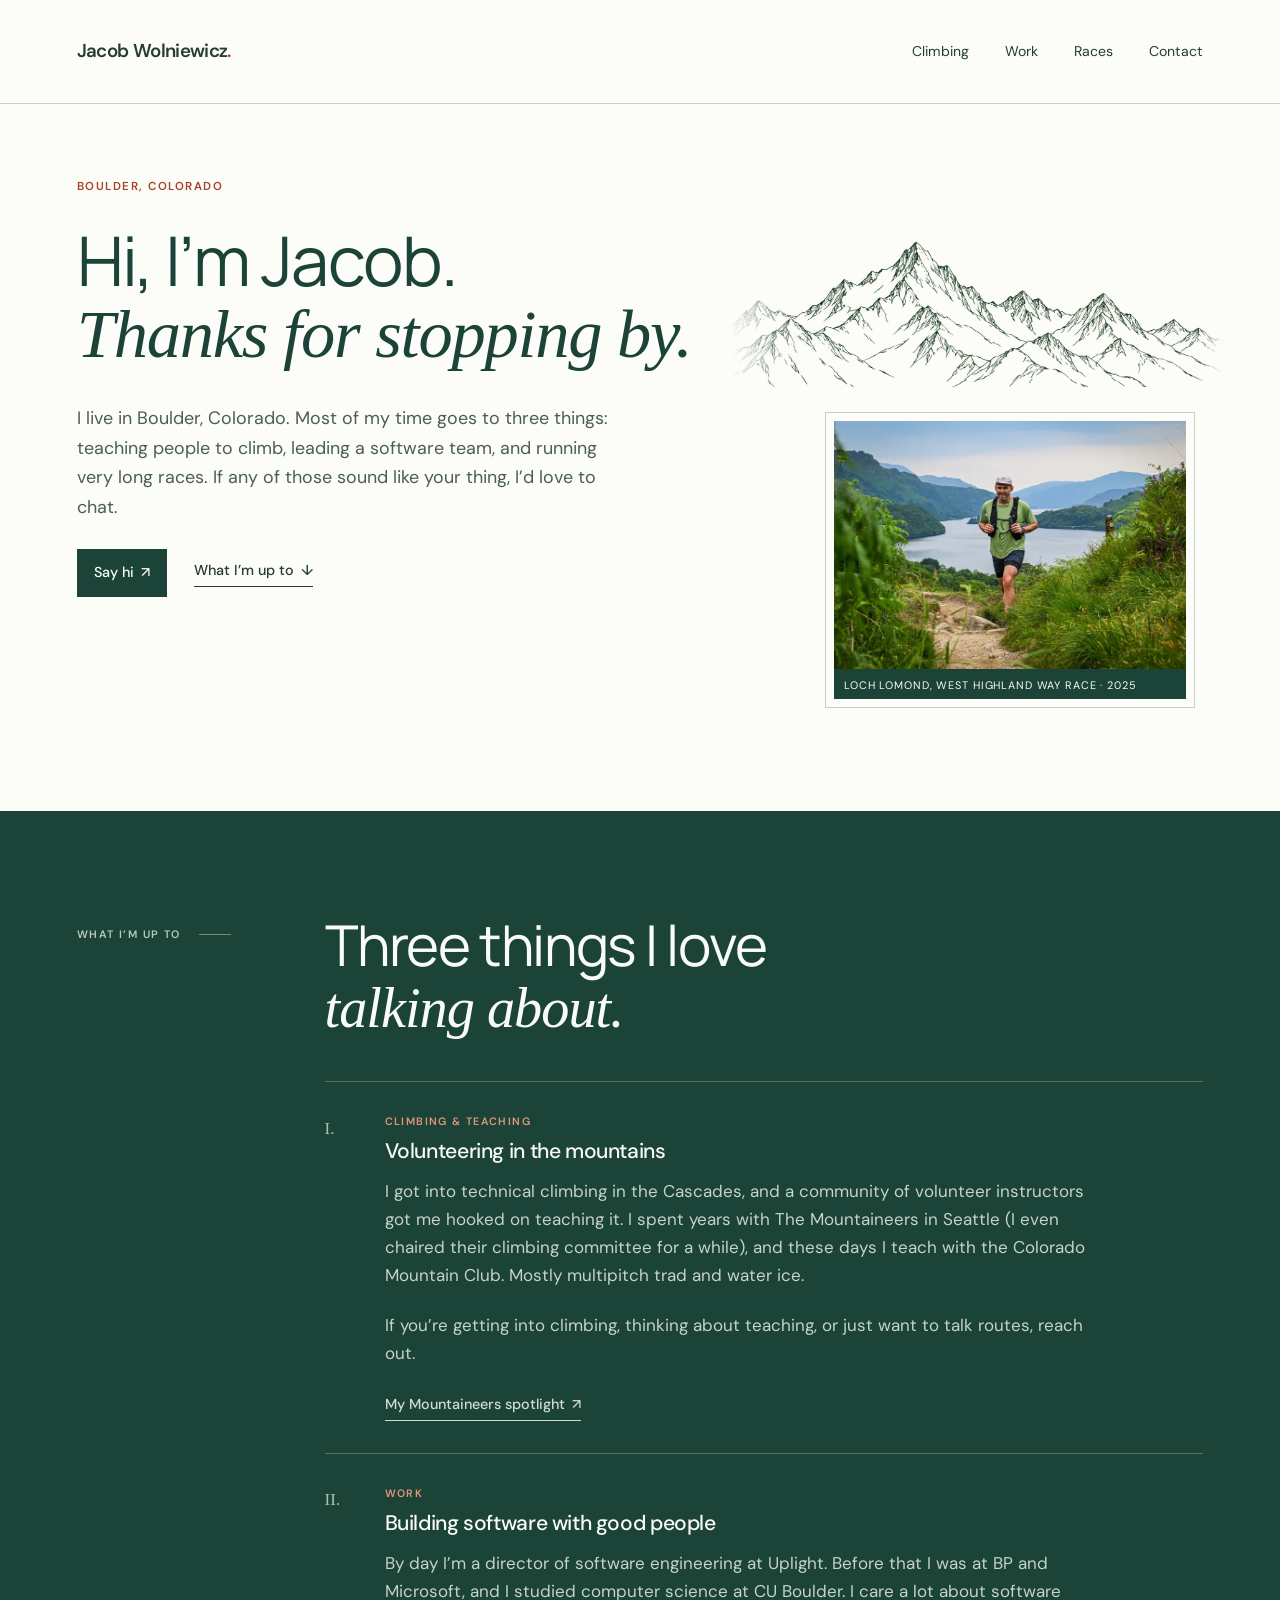
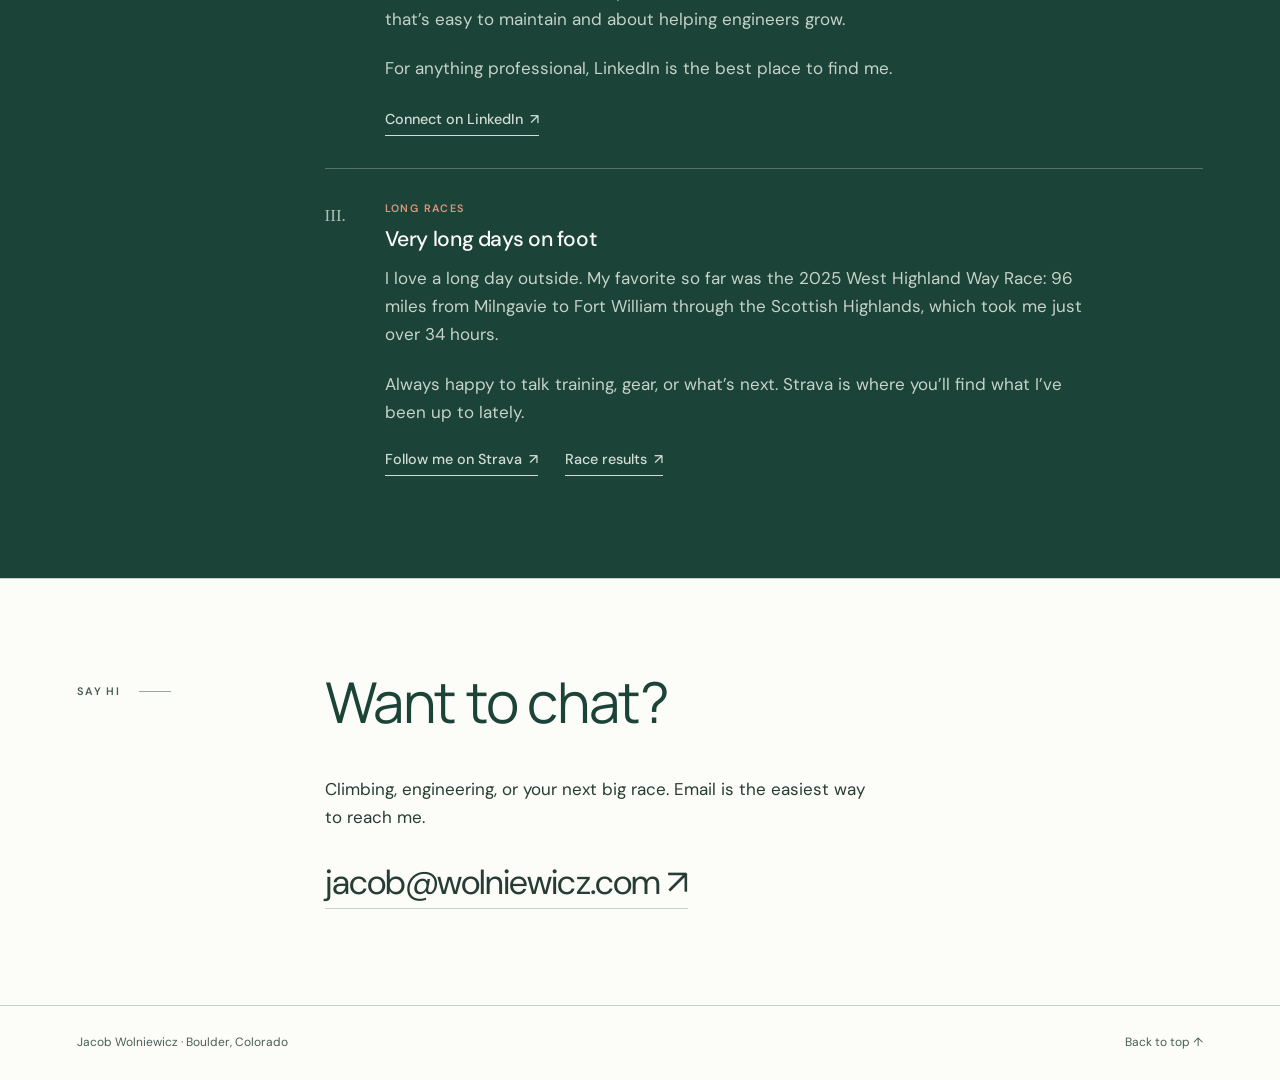
<file: index.html>
<!doctype html>
<html lang="en">
<head>
  <meta charset="utf-8">
  <meta name="viewport" content="width=device-width, initial-scale=1">
  <title>Jacob Wolniewicz</title>
  <meta name="description" content="Hi, I’m Jacob. I live in Boulder, Colorado, teach climbing as a volunteer, lead software teams, and love running long races.">
  <link rel="icon" type="image/svg+xml" href="favicon.svg">
  <link rel="canonical" href="https://jacob.wolniewicz.com/">
  <meta name="theme-color" content="#1c4338">
  <meta property="og:type" content="profile">
  <meta property="og:url" content="https://jacob.wolniewicz.com/">
  <meta property="og:site_name" content="Jacob Wolniewicz">
  <meta property="og:title" content="Jacob Wolniewicz">
  <meta property="og:description" content="Hi, I’m Jacob. I live in Boulder, Colorado, teach climbing as a volunteer, lead software teams, and love running long races.">
  <meta property="og:image" content="https://jacob.wolniewicz.com/og-image.jpg">
  <meta property="og:image:width" content="1200">
  <meta property="og:image:height" content="630">
  <meta property="og:image:alt" content="Jacob Wolniewicz running on a trail above Loch Lomond during the 2025 West Highland Way Race.">
  <meta property="profile:first_name" content="Jacob">
  <meta property="profile:last_name" content="Wolniewicz">
  <meta name="twitter:card" content="summary_large_image">
  <meta name="twitter:title" content="Jacob Wolniewicz">
  <meta name="twitter:description" content="Hi, I’m Jacob. I live in Boulder, Colorado, teach climbing as a volunteer, lead software teams, and love running long races.">
  <meta name="twitter:image" content="https://jacob.wolniewicz.com/og-image.jpg">
  <script type="application/ld+json">
  {
    "@context": "https://schema.org",
    "@type": "Person",
    "name": "Jacob Wolniewicz",
    "url": "https://jacob.wolniewicz.com/",
    "image": "https://jacob.wolniewicz.com/og-image.jpg",
    "jobTitle": "Director of Software Engineering",
    "worksFor": { "@type": "Organization", "name": "Uplight" },
    "alumniOf": { "@type": "CollegeOrUniversity", "name": "University of Colorado Boulder" },
    "address": { "@type": "PostalAddress", "addressLocality": "Boulder", "addressRegion": "CO", "addressCountry": "US" },
    "sameAs": [
      "https://www.linkedin.com/in/jacob-wolniewicz",
      "https://www.mountaineers.org/blog/leader-spotlight-jacob-wolniewicz",
      "https://utmb.world/en/runner/3576025.jacob.wolniewicz",
      "https://www.strava.com/athletes/21364394"
    ]
  }
  </script>
  <link rel="preconnect" href="https://fonts.googleapis.com">
  <link rel="preconnect" href="https://fonts.gstatic.com" crossorigin>
  <link href="https://fonts.googleapis.com/css2?family=DM+Sans:wght@400;500;600&family=Manrope:wght@400;500;600&display=swap" rel="stylesheet">
  <link rel="stylesheet" href="style.css">
</head>
<body>
  <a class="skip-link" href="#main">Skip to content</a>
  <header class="site-header">
    <a class="brand" href="#main" aria-label="Jacob Wolniewicz, back to top">Jacob Wolniewicz<span aria-hidden="true">.</span></a>
    <nav aria-label="Main navigation">
      <a href="#climbing">Climbing</a>
      <a href="#work">Work</a>
      <a href="#races">Races</a>
      <a href="#contact">Contact</a>
    </nav>
  </header>

  <main id="main">
    <section class="hero" aria-labelledby="intro-title">
      <div class="hero-copy">
        <p class="eyebrow">BOULDER, COLORADO</p>
        <h1 id="intro-title">
          <span>Hi, I’m Jacob.</span>
          <em>Thanks for stopping by.</em>
        </h1>
        <p class="hero-intro">I live in Boulder, Colorado. Most of my time goes to three things: teaching people to climb, leading a software team, and running very long races. If any of those sound like your thing, I’d love to chat.</p>
        <div class="hero-actions">
          <a class="primary-link" href="mailto:jacob@wolniewicz.com">Say hi <span aria-hidden="true">↗</span></a>
          <a class="text-link" href="#things">What I’m up to <span aria-hidden="true">↓</span></a>
        </div>
      </div>
      <div class="hero-visual">
        <div class="mountain-art" aria-hidden="true"></div>
        <figure class="hero-photo">
          <picture>
            <source type="image/webp" srcset="west-highland-way-loch-lomond-800.webp 800w, west-highland-way-loch-lomond-1200.webp 1200w" sizes="(max-width: 760px) 82vw, 23rem">
            <img src="west-highland-way-loch-lomond-800.jpg" srcset="west-highland-way-loch-lomond-800.jpg 800w, west-highland-way-loch-lomond-1200.jpg 1200w" sizes="(max-width: 760px) 82vw, 23rem" alt="Jacob Wolniewicz running on a trail above Loch Lomond during the 2025 West Highland Way Race." width="1200" height="800" fetchpriority="high">
          </picture>
          <figcaption>Loch Lomond, West Highland Way Race · 2025</figcaption>
        </figure>
      </div>
    </section>

    <section class="section things" id="things" aria-labelledby="things-title">
      <div class="section-label"><span>WHAT I’M UP TO</span><span class="small-rule" aria-hidden="true"></span></div>
      <div class="section-content">
        <h2 id="things-title">Three things I love<br><em>talking about.</em></h2>
        <div class="things-list">
          <article id="climbing">
            <span class="roman" aria-hidden="true">I.</span>
            <div>
              <p class="item-kicker">CLIMBING &amp; TEACHING</p>
              <h3>Volunteering in the mountains</h3>
              <p>I got into technical climbing in the Cascades, and a community of volunteer instructors got me hooked on teaching it. I spent years with The Mountaineers in Seattle (I even chaired their climbing committee for a while), and these days I teach with the Colorado Mountain Club. Mostly multipitch trad and water ice.</p>
              <p>If you’re getting into climbing, thinking about teaching, or just want to talk routes, reach out.</p>
              <a class="text-link" href="https://www.mountaineers.org/blog/leader-spotlight-jacob-wolniewicz" target="_blank" rel="noreferrer">My Mountaineers spotlight <span aria-hidden="true">↗</span></a>
            </div>
          </article>
          <article id="work">
            <span class="roman" aria-hidden="true">II.</span>
            <div>
              <p class="item-kicker">WORK</p>
              <h3>Building software with good people</h3>
              <p>By day I’m a director of software engineering at Uplight. Before that I was at BP and Microsoft, and I studied computer science at CU Boulder. I care a lot about software that’s easy to maintain and about helping engineers grow.</p>
              <p>For anything professional, LinkedIn is the best place to find me.</p>
              <a class="text-link" href="https://www.linkedin.com/in/jacob-wolniewicz" target="_blank" rel="noreferrer">Connect on LinkedIn <span aria-hidden="true">↗</span></a>
            </div>
          </article>
          <article id="races">
            <span class="roman" aria-hidden="true">III.</span>
            <div>
              <p class="item-kicker">LONG RACES</p>
              <h3>Very long days on foot</h3>
              <p>I love a long day outside. My favorite so far was the 2025 West Highland Way Race: 96 miles from Milngavie to Fort William through the Scottish Highlands, which took me just over 34 hours.</p>
              <p>Always happy to talk training, gear, or what’s next. Strava is where you’ll find what I’ve been up to lately.</p>
              <div class="link-row">
                <a class="text-link" href="https://www.strava.com/athletes/21364394" target="_blank" rel="noreferrer">Follow me on Strava <span aria-hidden="true">↗</span></a>
                <a class="text-link" href="https://utmb.world/en/runner/3576025.jacob.wolniewicz" target="_blank" rel="noreferrer">Race results <span aria-hidden="true">↗</span></a>
              </div>
            </div>
          </article>
        </div>
      </div>
    </section>

    <section class="section contact" id="contact" aria-labelledby="contact-title">
      <div class="section-label"><span>SAY HI</span><span class="small-rule" aria-hidden="true"></span></div>
      <div class="section-content">
        <h2 id="contact-title">Want to chat?</h2>
        <p>Climbing, engineering, or your next big race. Email is the easiest way to reach me.</p>
        <a class="email-link" href="mailto:jacob@wolniewicz.com">jacob@wolniewicz.com <span aria-hidden="true">↗</span></a>
      </div>
    </section>
  </main>

  <footer>
    <span>Jacob Wolniewicz · Boulder, Colorado</span>
    <a href="#main">Back to top ↑</a>
  </footer>
</body>
</html>
</file>
<file: style.css>
:root {
  --forest: #1c4338;
  --forest-deep: #16372f;
  --text: #263c35;
  --muted: #4a5e56;
  --paper: #fcfcf9;
  --line: #c7d0c9;
  --rust: #a54324;
  --rust-dark: #85341c;
  --green-line: #557468;
  --green-text: #d1ddd4;
  --white: #f9fbf6;
}

* { box-sizing: border-box; }

html {
  scroll-behavior: smooth;
  scroll-padding-top: 6.5rem;
}

body {
  margin: 0;
  color: var(--text);
  background: var(--paper);
  font-family: "DM Sans", sans-serif;
  font-size: 17px;
  line-height: 1.65;
}

a {
  color: inherit;
  text-decoration: none;
  text-underline-offset: 0.25em;
}

a:hover { color: var(--rust); }

a:focus-visible {
  outline: 3px solid var(--rust);
  outline-offset: 5px;
  border-radius: 2px;
}

.skip-link {
  position: fixed;
  top: -5rem;
  left: 1rem;
  z-index: 100;
  padding: 0.75rem 1rem;
  color: var(--forest);
  background: var(--white);
  border: 1px solid var(--forest);
}

.skip-link:focus { top: 1rem; }

.site-header {
  min-height: 6.5rem;
  max-width: 90rem;
  margin: 0 auto;
  padding: 0 6%;
  display: flex;
  align-items: center;
  justify-content: space-between;
  gap: 2rem;
  border-bottom: 1px solid var(--line);
}

.brand {
  font-size: 1.17rem;
  font-weight: 600;
  letter-spacing: -0.035em;
}

.brand span { color: var(--rust); }

nav {
  display: flex;
  align-items: center;
  gap: clamp(1.25rem, 3vw, 2.25rem);
  font-size: 0.88rem;
}

nav a { padding: 0.55rem 0; }

.hero {
  position: relative;
  min-height: 38rem;
  max-width: 90rem;
  margin: 0 auto;
  padding: 4.7rem 6% 4.5rem;
  display: grid;
  grid-template-columns: minmax(0, 58%) minmax(20rem, 42%);
  overflow: hidden;
}

.hero-copy {
  position: relative;
  z-index: 2;
  align-self: start;
}

.eyebrow,
.section-label,
.item-kicker {
  font-size: 0.72rem;
  line-height: 1.4;
  font-weight: 600;
  letter-spacing: 0.13em;
}

.eyebrow {
  margin: 0 0 1.8rem;
  color: var(--rust);
}

h1,
h2 {
  margin: 0;
  color: var(--forest);
  font-family: "Manrope", sans-serif;
  font-weight: 400;
  line-height: 1.08;
  letter-spacing: -0.025em;
}

h1 { font-size: clamp(3rem, 5.35vw, 4.85rem); }
h1 span,
h1 em { display: block; }

h1 em,
h2 em {
  font-family: Georgia, serif;
  font-weight: 400;
  letter-spacing: -0.018em;
}

h2 {
  margin-bottom: 2.65rem;
  font-size: clamp(2.6rem, 4.4vw, 4rem);
}

h3 {
  margin: 0 0 0.7rem;
  color: inherit;
  font-size: 1.32rem;
  font-weight: 500;
  line-height: 1.3;
  letter-spacing: -0.018em;
}

p { margin: 0 0 1.35rem; }

.hero-intro {
  max-width: 34rem;
  margin: 2rem 0 1.65rem;
  color: var(--muted);
  font-size: 1.12rem;
}

.hero-actions,
.link-row {
  display: flex;
  flex-wrap: wrap;
  align-items: center;
  gap: 1.15rem 1.7rem;
}

.primary-link,
.text-link {
  display: inline-flex;
  align-items: center;
  gap: 0.45rem;
  width: fit-content;
  font-size: 0.9rem;
  font-weight: 500;
}

.primary-link {
  padding: 0.7rem 1rem;
  color: var(--white);
  background: var(--forest);
  border: 1px solid var(--forest);
}

.primary-link:hover {
  color: var(--white);
  background: var(--rust-dark);
  border-color: var(--rust-dark);
}

.text-link {
  padding-bottom: 0.2rem;
  border-bottom: 1px solid currentColor;
}

.hero-visual {
  position: relative;
  min-height: 30rem;
  padding: 2.5rem 0 2rem;
  display: grid;
  grid-template-rows: 10.5rem auto;
  align-content: center;
  row-gap: 1.6rem;
  align-self: stretch;
}

.mountain-art {
  position: relative;
  width: 104%;
  height: 10.5rem;
  margin-left: 0;
  background: url("alpine-line-art-transparent.png") right 54% / 112% auto no-repeat;
  -webkit-mask-image: linear-gradient(to right, transparent 0, #000 14%, #000 96%, transparent 100%);
  mask-image: linear-gradient(to right, transparent 0, #000 14%, #000 96%, transparent 100%);
}

.hero-photo {
  position: relative;
  width: min(23rem, 88%);
  margin: 0 2% 0 auto;
  background: var(--forest);
  border: 0.55rem solid var(--paper);
  box-shadow: 0 0 0 1px var(--line);
}

.hero-photo picture { display: block; }

.hero-photo img {
  display: block;
  width: 100%;
  height: 15.5rem;
  object-fit: cover;
  object-position: center 50%;
}

.hero-photo figcaption {
  padding: 0.55rem 0.65rem 0.45rem;
  color: var(--white);
  font-size: 0.68rem;
  line-height: 1.35;
  letter-spacing: 0.08em;
  text-transform: uppercase;
}


.section {
  max-width: 90rem;
  margin: 0 auto;
  padding: 6.4rem 6%;
  display: grid;
  grid-template-columns: minmax(9rem, 22%) minmax(0, 78%);
  border-top: 1px solid var(--line);
}

.section-label {
  align-self: start;
  padding-top: 0.75rem;
  display: flex;
  align-items: center;
  gap: 1.15rem;
  color: var(--muted);
  font-size: 0.68rem;
}

.small-rule {
  width: 2rem;
  height: 1px;
  background: currentColor;
  opacity: 0.55;
}

.section-content { min-width: 0; }

.item-kicker {
  margin-bottom: 0.6rem;
  color: var(--rust);
  font-size: 0.67rem;
}

.things {
  color: var(--green-text);
  background: var(--forest);
  border-color: var(--forest);
}

.things h2,
.things h3 { color: var(--white); }
.things .section-label { color: #b8c9bd; }
.things .text-link:hover { color: var(--white); }
.things .item-kicker { color: #e0967d; }
.things-list { margin-top: 0.5rem; }

.things-list article {
  padding: 2rem 0;
  display: grid;
  grid-template-columns: 3rem 1fr;
  gap: 0.75rem;
  border-top: 1px solid var(--green-line);
}

.things-list article:last-child { padding-bottom: 0; }
.things-list article > div { max-width: 45rem; }
.things-list p:not(.item-kicker) { color: #c5d3c8; }
.roman { padding-top: 0.05rem; color: #acc0b1; font-family: Georgia, serif; }

.contact { padding-top: 5.8rem; padding-bottom: 6rem; }
.contact p { max-width: 35rem; }
.email-link { display: inline-block; margin-top: 0.5rem; padding-bottom: 0.25rem; font-size: clamp(1.4rem, 2.7vw, 2.25rem); line-height: 1.25; letter-spacing: -0.025em; border-bottom: 1px solid var(--line); overflow-wrap: anywhere; }

footer {
  max-width: 90rem;
  margin: 0 auto;
  padding: 1.7rem 6%;
  display: flex;
  justify-content: space-between;
  gap: 1.25rem;
  color: var(--muted);
  font-size: 0.75rem;
  border-top: 1px solid var(--line);
}

@media (max-width: 980px) {
  .hero { grid-template-columns: minmax(0, 57%) minmax(18rem, 43%); }
}

@media (max-width: 760px) {
  html { scroll-padding-top: 8.5rem; }
  .site-header { min-height: 8rem; padding-top: 1rem; padding-bottom: 0.8rem; align-items: flex-start; flex-direction: column; gap: 0.4rem; }
  nav { width: 100%; justify-content: space-between; gap: 0.75rem; font-size: 0.82rem; }
  .hero { min-height: auto; padding-top: 3.2rem; padding-bottom: 5rem; grid-template-columns: 1fr; }
  h1 { font-size: clamp(2.05rem, 8.6vw, 3.2rem); }
  h2 { font-size: clamp(2.35rem, 10vw, 3.3rem); }
  .hero-intro { font-size: 1.02rem; }
  .hero-visual { min-height: 0; margin-top: 1.5rem; padding: 0; grid-template-rows: 9rem auto; row-gap: 1.25rem; }
  .mountain-art { width: 100%; height: 9rem; margin-left: 0; background-size: 108% auto; }
  .hero-photo { width: min(22rem, 82%); margin: 0 auto; }
  .hero-photo img { height: 13.5rem; }
  .section { padding: 4.6rem 6%; grid-template-columns: 1fr; gap: 1.8rem; }
  .section-label { padding: 0; }
}

@media (max-width: 460px) {
  .brand { font-size: 1.05rem; }
  nav { font-size: 0.77rem; }
  .hero { padding-top: 2.6rem; }
  .hero-actions { align-items: flex-start; flex-direction: column; gap: 0.85rem; }
  .hero-visual { grid-template-rows: 7.5rem auto; row-gap: 1rem; }
  .mountain-art { height: 7.5rem; background-size: 116% auto; }
  .hero-photo { width: 86%; border-width: 0.4rem; }
  .hero-photo img { height: 12rem; }
  .hero-photo figcaption { font-size: 0.59rem; }
  .things-list article { grid-template-columns: 2.2rem 1fr; }
}

@media (prefers-reduced-motion: reduce) {
  html { scroll-behavior: auto; }
}
</file>
